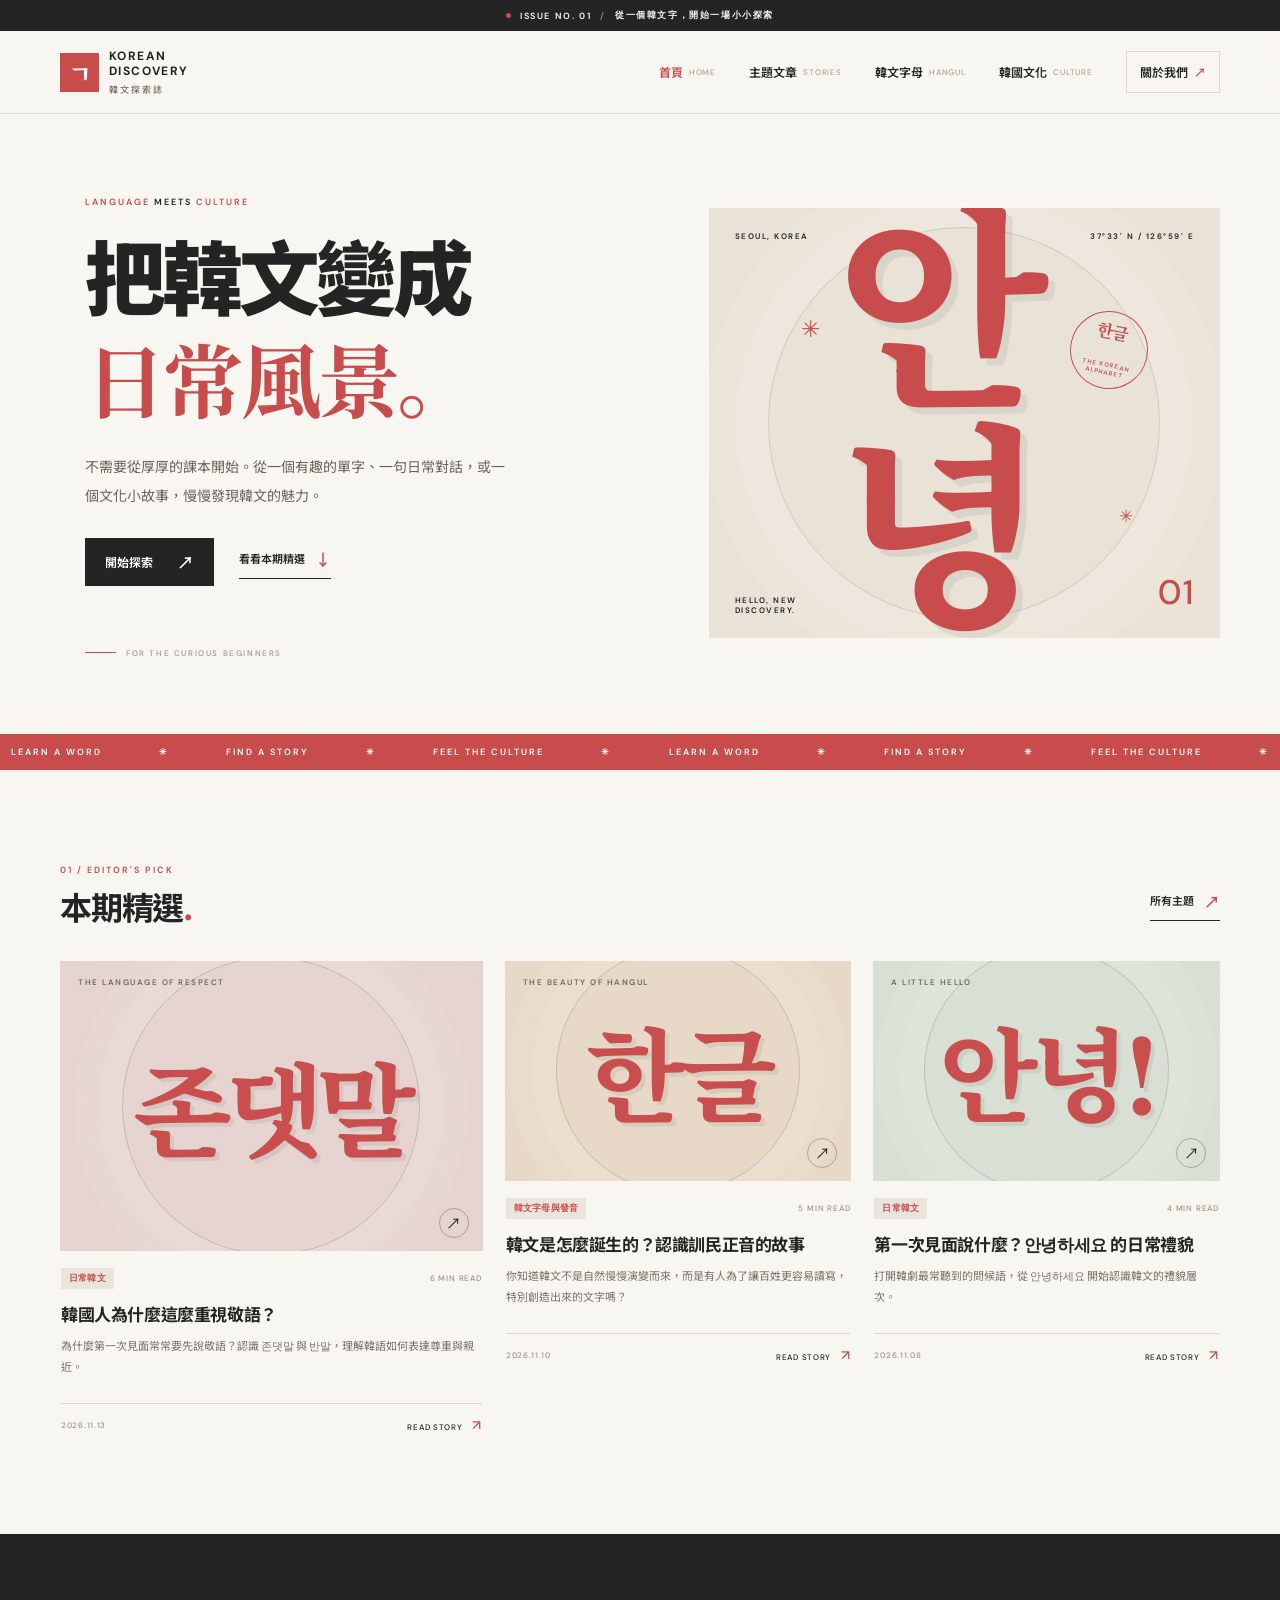
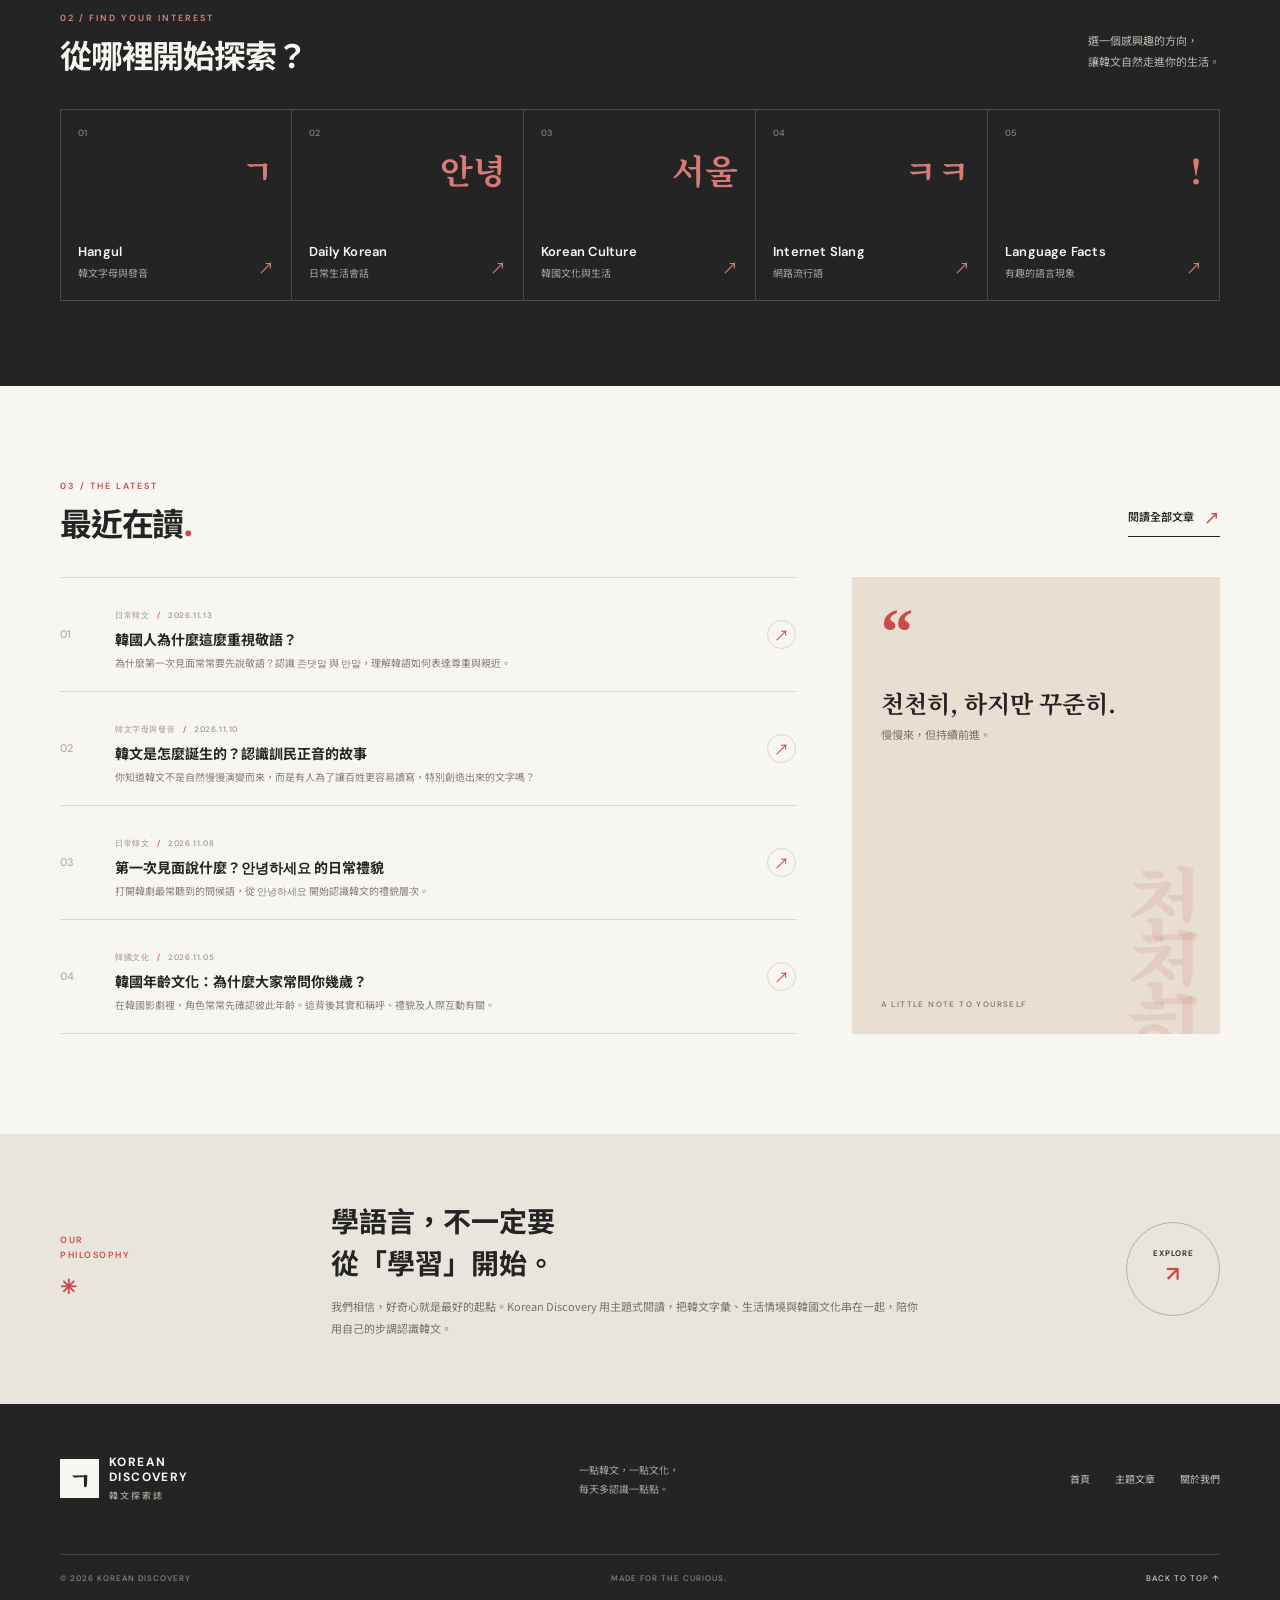
<file: index.html>
<!DOCTYPE html>
<html lang="zh-Hant">
<head>
  <meta charset="UTF-8">
  <meta name="viewport" content="width=device-width, initial-scale=1.0">
  <meta name="description" content="KOREAN DISCOVERY 韓文探索誌：用有趣的主題認識韓文與韓國文化。">
  <meta name="theme-color" content="#F8F6F0">
  <title>KOREAN DISCOVERY｜把韓文變成日常風景</title>
  <link rel="preconnect" href="https://fonts.googleapis.com">
  <link rel="preconnect" href="https://fonts.gstatic.com" crossorigin>
  <link href="https://fonts.googleapis.com/css2?family=DM+Sans:wght@400;500;600;700&family=Noto+Sans+TC:wght@400;500;600;700;900&family=Noto+Serif+KR:wght@500;600;700;800&display=swap" rel="stylesheet">
  <link rel="stylesheet" href="css/style.css">
  <script src="js/articles.js" defer></script>
  <script src="js/main.js" defer></script>
</head>
<body data-page="home">
  <div class="announcement"><span class="announcement-dot"></span> ISSUE NO. 01 <span class="announcement-divider">/</span> 從一個韓文字，開始一場小小探索</div>
  <header class="site-header">
    <div class="container nav-wrap">
      <a class="brand" href="index.html" aria-label="Korean Discovery 首頁">
        <span class="brand-mark">ㄱ</span>
        <span class="brand-word">KOREAN <b>DISCOVERY</b><small>韓文探索誌</small></span>
      </a>
      <button class="menu-toggle" type="button" aria-label="開啟選單" aria-expanded="false"><span></span><span></span></button>
      <nav class="main-nav" aria-label="主要導覽">
        <a class="active" href="index.html">首頁 <i>HOME</i></a>
        <a href="articles.html">主題文章 <i>STORIES</i></a>
        <a href="articles.html?category=Hangul">韓文字母 <i>HANGUL</i></a>
        <a href="articles.html?category=Korean%20Culture">韓國文化 <i>CULTURE</i></a>
        <a class="nav-about" href="#about">關於我們 <span>↗</span></a>
      </nav>
    </div>
  </header>

  <main>
    <section class="hero-section">
      <div class="container hero-grid">
        <div class="hero-copy">
          <p class="eyebrow"><span>LANGUAGE</span> MEETS <span>CULTURE</span></p>
          <h1>把韓文變成<br><em>日常風景。</em></h1>
          <p class="hero-description">不需要從厚厚的課本開始。從一個有趣的單字、一句日常對話，或一個文化小故事，慢慢發現韓文的魅力。</p>
          <div class="hero-actions">
            <a class="button button-dark" href="articles.html">開始探索 <span>↗</span></a>
            <a class="text-link" href="#featured">看看本期精選 <span>↓</span></a>
          </div>
          <div class="hero-note"><span class="note-line"></span><span>FOR THE CURIOUS BEGINNERS</span></div>
        </div>
        <div class="hero-art" aria-label="韓文探索誌主視覺">
          <div class="hero-art-top"><span>SEOUL, KOREA</span><span>37°33' N / 126°59' E</span></div>
          <div class="hero-hangul">안녕</div>
          <div class="hero-art-stamp">한글<br><small>THE KOREAN<br>ALPHABET</small></div>
          <div class="hero-art-bottom"><span>HELLO, NEW<br>DISCOVERY.</span><span class="hero-art-number">01</span></div>
          <span class="hero-sparkle sparkle-one">✳</span><span class="hero-sparkle sparkle-two">✳</span>
        </div>
      </div>
      <div class="hero-ticker"><div class="ticker-track"><span>LEARN A WORD</span> ✳ <span>FIND A STORY</span> ✳ <span>FEEL THE CULTURE</span> ✳ <span>LEARN A WORD</span> ✳ <span>FIND A STORY</span> ✳ <span>FEEL THE CULTURE</span> ✳</div></div>
    </section>

    <section class="section container" id="featured">
      <div class="section-heading">
        <div><p class="eyebrow">01 / EDITOR'S PICK</p><h2>本期精選<span class="heading-period">.</span></h2></div>
        <a class="text-link" href="articles.html">所有主題 <span>↗</span></a>
      </div>
      <div id="featured-articles" class="featured-grid" aria-live="polite"></div>
    </section>

    <section class="category-band">
      <div class="container">
        <div class="section-heading section-heading-light">
          <div><p class="eyebrow">02 / FIND YOUR INTEREST</p><h2>從哪裡開始探索？</h2></div>
          <p class="category-intro">選一個感興趣的方向，<br>讓韓文自然走進你的生活。</p>
        </div>
        <div class="category-grid">
          <a class="category-tile" href="articles.html?category=Hangul"><span class="category-index">01</span><span class="category-symbol">ㄱ</span><span class="category-name">Hangul</span><span class="category-desc">韓文字母與發音</span><span class="category-arrow">↗</span></a>
          <a class="category-tile" href="articles.html?category=Daily%20Korean"><span class="category-index">02</span><span class="category-symbol">안녕</span><span class="category-name">Daily Korean</span><span class="category-desc">日常生活會話</span><span class="category-arrow">↗</span></a>
          <a class="category-tile" href="articles.html?category=Korean%20Culture"><span class="category-index">03</span><span class="category-symbol">서울</span><span class="category-name">Korean Culture</span><span class="category-desc">韓國文化與生活</span><span class="category-arrow">↗</span></a>
          <a class="category-tile" href="articles.html?category=Internet%20Slang"><span class="category-index">04</span><span class="category-symbol">ㅋㅋ</span><span class="category-name">Internet Slang</span><span class="category-desc">網路流行語</span><span class="category-arrow">↗</span></a>
          <a class="category-tile" href="articles.html?category=Language%20Facts"><span class="category-index">05</span><span class="category-symbol">!</span><span class="category-name">Language Facts</span><span class="category-desc">有趣的語言現象</span><span class="category-arrow">↗</span></a>
        </div>
      </div>
    </section>

    <section class="section container latest-section">
      <div class="section-heading">
        <div><p class="eyebrow">03 / THE LATEST</p><h2>最近在讀<span class="heading-period">.</span></h2></div>
        <a class="text-link" href="articles.html">閱讀全部文章 <span>↗</span></a>
      </div>
      <div class="latest-layout">
        <div id="latest-articles" class="latest-list" aria-live="polite"></div>
        <aside class="quote-card">
          <span class="quote-mark">“</span>
          <p class="quote-korean">천천히, 하지만 꾸준히.</p>
          <p class="quote-translation">慢慢來，但持續前進。</p>
          <span class="quote-caption">A LITTLE NOTE TO YOURSELF</span>
          <div class="quote-decoration">천<br>천<br>히</div>
        </aside>
      </div>
    </section>

    <section class="about-strip" id="about">
      <div class="container about-inner">
        <div class="about-label">OUR<br>PHILOSOPHY <span>✳</span></div>
        <div><h2>學語言，不一定要<br>從「學習」開始。</h2><p>我們相信，好奇心就是最好的起點。Korean Discovery 用主題式閱讀，把韓文字彙、生活情境與韓國文化串在一起，陪你用自己的步調認識韓文。</p></div>
        <a class="round-link" href="articles.html" aria-label="探索所有文章">EXPLORE<br><span>↗</span></a>
      </div>
    </section>
  </main>

  <footer class="site-footer">
    <div class="container footer-main">
      <a class="brand brand-footer" href="index.html"><span class="brand-mark">ㄱ</span><span class="brand-word">KOREAN <b>DISCOVERY</b><small>韓文探索誌</small></span></a>
      <p>一點韓文，一點文化，<br>每天多認識一點點。</p>
      <div class="footer-links"><a href="index.html">首頁</a><a href="articles.html">主題文章</a><a href="#about">關於我們</a></div>
    </div>
    <div class="container footer-bottom"><span>© 2026 KOREAN DISCOVERY</span><span>MADE FOR THE CURIOUS.</span><a href="#top">BACK TO TOP ↑</a></div>
  </footer>
</body>
</html>
</file>
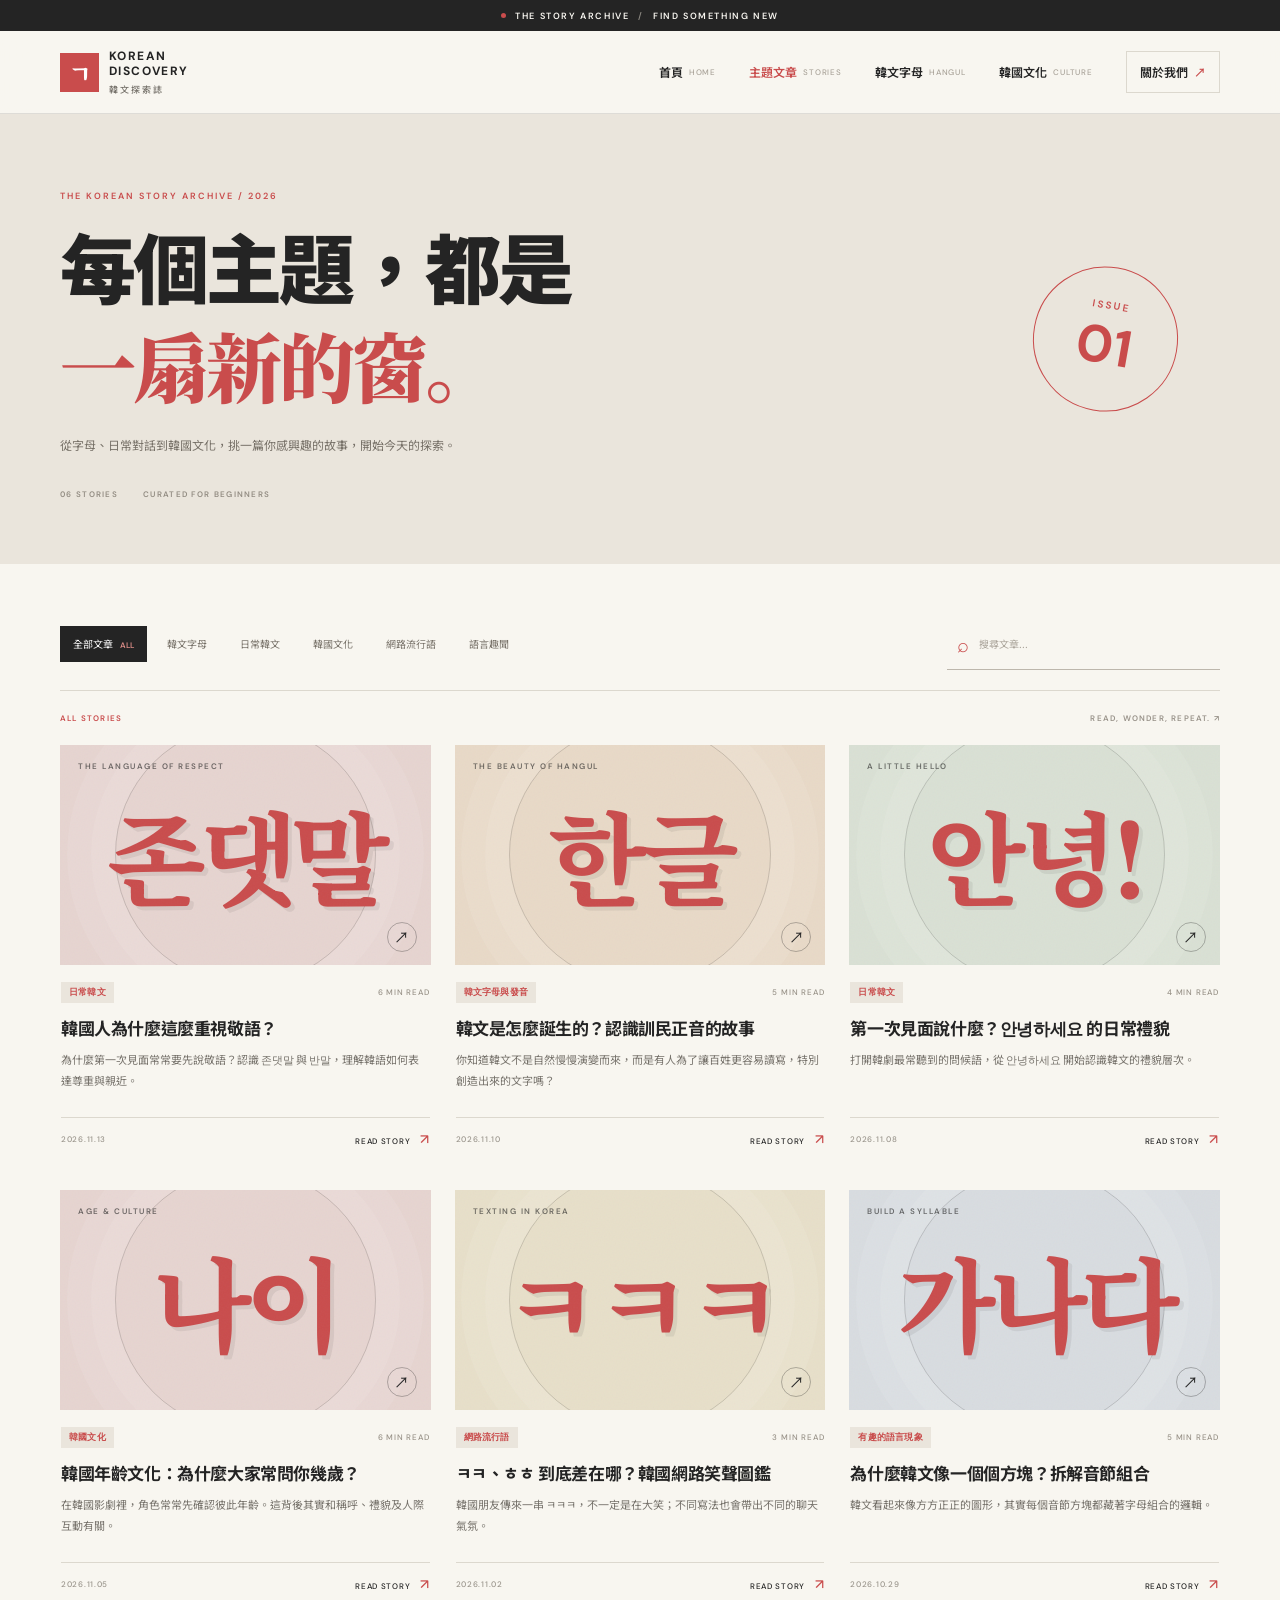
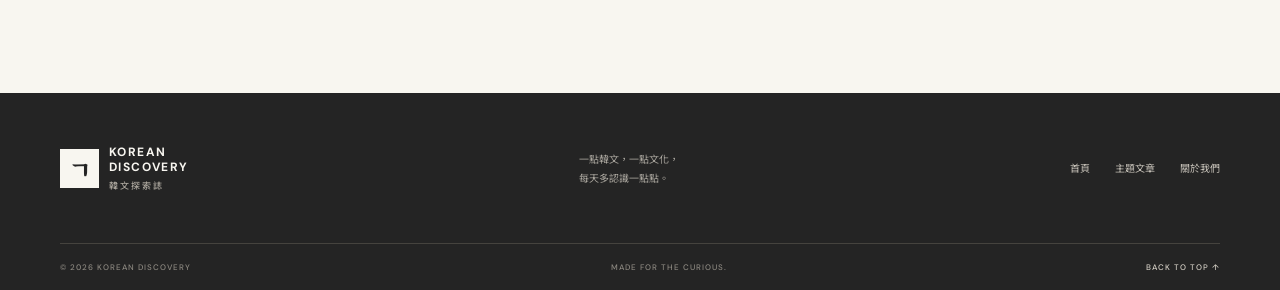
<file: articles.html>
<!DOCTYPE html>
<html lang="zh-Hant">
<head>
  <meta charset="UTF-8"><meta name="viewport" content="width=device-width, initial-scale=1.0">
  <meta name="description" content="瀏覽 KOREAN DISCOVERY 韓文探索誌的所有主題文章。">
  <meta name="theme-color" content="#F8F6F0">
  <title>主題文章｜KOREAN DISCOVERY</title>
  <link rel="preconnect" href="https://fonts.googleapis.com"><link rel="preconnect" href="https://fonts.gstatic.com" crossorigin>
  <link href="https://fonts.googleapis.com/css2?family=DM+Sans:wght@400;500;600;700&family=Noto+Sans+TC:wght@400;500;600;700;900&family=Noto+Serif+KR:wght@500;600;700;800&display=swap" rel="stylesheet">
  <link rel="stylesheet" href="css/style.css"><script src="js/articles.js" defer></script><script src="js/main.js" defer></script>
</head>
<body data-page="listing">
  <div class="announcement"><span class="announcement-dot"></span> THE STORY ARCHIVE <span class="announcement-divider">/</span> FIND SOMETHING NEW</div>
  <header class="site-header"><div class="container nav-wrap">
    <a class="brand" href="index.html"><span class="brand-mark">ㄱ</span><span class="brand-word">KOREAN <b>DISCOVERY</b><small>韓文探索誌</small></span></a>
    <button class="menu-toggle" type="button" aria-label="開啟選單" aria-expanded="false"><span></span><span></span></button>
    <nav class="main-nav" aria-label="主要導覽"><a href="index.html">首頁 <i>HOME</i></a><a class="active" href="articles.html">主題文章 <i>STORIES</i></a><a href="articles.html?category=Hangul">韓文字母 <i>HANGUL</i></a><a href="articles.html?category=Korean%20Culture">韓國文化 <i>CULTURE</i></a><a class="nav-about" href="index.html#about">關於我們 <span>↗</span></a></nav>
  </div></header>
  <main>
    <section class="listing-hero"><div class="container listing-hero-inner"><p class="eyebrow">THE KOREAN STORY ARCHIVE / 2026</p><h1>每個主題，都是<br><em>一扇新的窗。</em></h1><p>從字母、日常對話到韓國文化，挑一篇你感興趣的故事，開始今天的探索。</p><div class="listing-meta"><span id="article-count">05 STORIES</span><span>CURATED FOR BEGINNERS</span></div></div><div class="listing-hero-stamp">ISSUE<br><b>01</b></div></section>
    <section class="section container archive-section">
      <div class="archive-toolbar">
        <div class="filter-tabs" id="category-filters" aria-label="文章分類篩選">
          <button class="filter-button active" data-category="all" type="button">全部文章 <span>ALL</span></button>
          <button class="filter-button" data-category="Hangul" type="button">韓文字母</button>
          <button class="filter-button" data-category="Daily Korean" type="button">日常韓文</button>
          <button class="filter-button" data-category="Korean Culture" type="button">韓國文化</button>
          <button class="filter-button" data-category="Internet Slang" type="button">網路流行語</button>
          <button class="filter-button" data-category="Language Facts" type="button">語言趣聞</button>
        </div>
        <label class="search-box"><span>⌕</span><input id="article-search" type="search" placeholder="搜尋文章..." aria-label="搜尋文章"></label>
      </div>
      <div class="archive-result-line"><span id="result-label">ALL STORIES</span><span>READ, WONDER, REPEAT. ↗</span></div>
      <div class="article-grid" id="all-articles" aria-live="polite"></div>
      <div class="empty-state" id="empty-state" hidden><span>아직 없어요.</span><p>目前找不到符合條件的文章，試試其他關鍵字吧。</p><button class="button button-dark" id="clear-filters" type="button">清除篩選</button></div>
    </section>
  </main>
  <footer class="site-footer"><div class="container footer-main"><a class="brand brand-footer" href="index.html"><span class="brand-mark">ㄱ</span><span class="brand-word">KOREAN <b>DISCOVERY</b><small>韓文探索誌</small></span></a><p>一點韓文，一點文化，<br>每天多認識一點點。</p><div class="footer-links"><a href="index.html">首頁</a><a href="articles.html">主題文章</a><a href="index.html#about">關於我們</a></div></div><div class="container footer-bottom"><span>© 2026 KOREAN DISCOVERY</span><span>MADE FOR THE CURIOUS.</span><a href="#">BACK TO TOP ↑</a></div></footer>
</body>
</html>
</file>
<file: css/style.css>
/* KOREAN DISCOVERY｜Shared Design System */
:root {
  --paper: #F8F6F0;
  --ink: #242424;
  --red: #C94C4C;
  --soft: #EFEDE7;
  --muted: #77736c;
  --line: #dcd8ce;
  --serif: "Noto Serif KR", "Noto Sans TC", serif;
  --sans: "Noto Sans TC", sans-serif;
  --latin: "DM Sans", sans-serif;
  --content: 1160px;
}
* { box-sizing: border-box; }
html { scroll-behavior: smooth; scroll-padding-top: 100px; }
body { margin: 0; background: var(--paper); color: var(--ink); font-family: var(--sans); font-size: 15px; line-height: 1.8; -webkit-font-smoothing: antialiased; }
a { color: inherit; text-decoration: none; }
button, input { font: inherit; }
button { color: inherit; }
.container { width: min(var(--content), calc(100% - 64px)); margin-inline: auto; }
.announcement { min-height: 31px; display: flex; align-items: center; justify-content: center; gap: 9px; background: var(--ink); color: #f8f6f0; font: 600 9px var(--latin); letter-spacing: 1.6px; }
.announcement-dot { width: 5px; height: 5px; border-radius: 50%; background: var(--red); }
.announcement-divider { color: #8c8982; }
.site-header { position: sticky; z-index: 20; top: 0; background: rgba(248,246,240,.94); border-bottom: 1px solid rgba(36,36,36,.12); backdrop-filter: blur(14px); }
.nav-wrap { min-height: 82px; display: flex; align-items: center; justify-content: space-between; }
.brand { display: inline-flex; align-items: center; gap: 10px; flex-shrink: 0; }
.brand-mark { display: grid; place-items: center; width: 39px; height: 39px; background: var(--red); color: white; font: 800 25px var(--serif); }
.brand-word { display: flex; flex-direction: column; font: 700 12px/1.25 var(--latin); letter-spacing: 1.4px; }
.brand-word b { font-weight: 700; }
.brand-word small { margin-top: 4px; font: 500 9px var(--sans); letter-spacing: 2px; color: var(--muted); }
.main-nav { display: flex; align-items: center; gap: clamp(17px, 2.6vw, 37px); }
.main-nav > a { position: relative; display: flex; align-items: center; gap: 6px; font-size: 12px; font-weight: 600; transition: color .2s; }
.main-nav > a:hover, .main-nav > a.active { color: var(--red); }
.main-nav > a i { font: 500 8px var(--latin); letter-spacing: .8px; color: #aaa49a; font-style: normal; }
.main-nav .nav-about { padding: 9px 13px; border: 1px solid var(--line); }
.main-nav .nav-about span { color: var(--red); }
.menu-toggle { display: none; border: 0; background: transparent; padding: 10px; }
.menu-toggle span { display: block; width: 22px; height: 1px; margin: 5px; background: var(--ink); transition: transform .2s; }
.eyebrow { margin: 0 0 14px; font: 600 9px var(--latin); letter-spacing: 2px; color: var(--red); }
.hero-section { overflow: hidden; padding-top: 74px; }
.hero-grid { display: grid; grid-template-columns: 1fr .92fr; gap: 8%; align-items: center; padding-bottom: 76px; }
.hero-copy { padding: 8px 0 0 4.5%; }
.hero-copy .eyebrow { color: var(--ink); }
.hero-copy .eyebrow span { color: var(--red); }
.hero-copy h1 { margin: 0; font-size: clamp(48px, 6.3vw, 82px); font-weight: 900; letter-spacing: -4px; line-height: 1.28; }
.hero-copy h1 em { color: var(--red); font-style: normal; font-family: var(--serif); font-weight: 700; letter-spacing: -3px; }
.hero-description { max-width: 430px; margin: 23px 0 28px; color: #68645d; font-size: 14px; line-height: 2.05; }
.hero-actions { display: flex; align-items: center; gap: 25px; }
.button { display: inline-flex; align-items: center; justify-content: center; gap: 24px; min-height: 48px; padding: 0 20px; border: 0; cursor: pointer; font-size: 12px; font-weight: 600; transition: transform .2s, background .2s; }
.button:hover { transform: translateY(-2px); }
.button-dark { background: var(--ink); color: white; }
.button-dark:hover { background: var(--red); }
.button span { font-size: 17px; }
.text-link { display: inline-flex; align-items: center; gap: 10px; font-size: 11px; font-weight: 600; border-bottom: 1px solid var(--ink); padding-bottom: 4px; }
.text-link span { color: var(--red); font-size: 16px; }
.hero-note { display: flex; align-items: center; gap: 10px; margin-top: 62px; color: #9c978e; font: 500 8px var(--latin); letter-spacing: 1.6px; }
.note-line { width: 31px; height: 1px; background: var(--red); }
.hero-art { position: relative; min-height: 430px; overflow: hidden; padding: 23px 26px; background: #e9e3d7; color: var(--ink); display: flex; flex-direction: column; justify-content: space-between; isolation: isolate; }
.hero-art:before { content: ""; position: absolute; z-index: -1; width: 390px; height: 390px; border: 1px solid rgba(36,36,36,.13); border-radius: 50%; left: 50%; top: 50%; transform: translate(-50%,-50%); box-shadow: 0 0 0 32px rgba(255,255,255,.08), 0 0 0 64px rgba(255,255,255,.08); }
.hero-art-top, .hero-art-bottom { display: flex; justify-content: space-between; font: 600 8px var(--latin); letter-spacing: 1.5px; }
.hero-hangul { position: absolute; inset: 50% auto auto 50%; transform: translate(-50%,-54%); color: var(--red); font: 800 clamp(130px, 18vw, 220px)/1 var(--serif); letter-spacing: -17px; text-shadow: 7px 7px 0 rgba(36,36,36,.08); }
.hero-art-stamp { position: absolute; right: 14%; top: 24%; display: grid; place-items: center; width: 78px; height: 78px; border: 1px solid var(--red); border-radius: 50%; color: var(--red); text-align: center; font: 700 17px/1.1 var(--serif); transform: rotate(12deg); }
.hero-art-stamp small { font: 600 6px/1.3 var(--latin); letter-spacing: 1px; }
.hero-art-bottom { align-items: end; }
.hero-art-number { font: 500 34px var(--latin); color: var(--red); }
.hero-sparkle { position: absolute; color: var(--red); }
.sparkle-one { top: 23%; left: 18%; font-size: 23px; }
.sparkle-two { bottom: 25%; right: 17%; font-size: 17px; }
.hero-ticker { overflow: hidden; background: var(--red); color: white; white-space: nowrap; }
.ticker-track { display: flex; justify-content: space-around; align-items: center; gap: 35px; min-width: max-content; padding: 12px 0; font: 600 9px var(--latin); letter-spacing: 2px; }
.ticker-track span { display: inline-block; }
.section { padding-top: 94px; padding-bottom: 100px; }
.section-heading { display: flex; align-items: end; justify-content: space-between; margin-bottom: 32px; }
.section-heading .eyebrow { margin-bottom: 8px; }
.section-heading h2 { margin: 0; font-size: 32px; line-height: 1.4; letter-spacing: -1.2px; }
.heading-period { color: var(--red); }
.section-heading > .text-link { margin-bottom: 8px; }
.featured-grid { display: grid; grid-template-columns: 1.22fr 1fr 1fr; gap: 22px; align-items: start; }
.article-card { min-width: 0; }
.card-cover { position: relative; display: flex; align-items: center; justify-content: center; height: 220px; overflow: hidden; isolation: isolate; }
.article-card-featured .card-cover { height: 290px; }
.card-cover:before, .article-cover:before { content: ""; position: absolute; z-index: -1; width: 70%; aspect-ratio: 1; border: 1px solid rgba(36,36,36,.17); border-radius: 50%; box-shadow: 0 0 0 24px rgba(255,255,255,.08), 0 0 0 48px rgba(255,255,255,.08); }
.cover-hangul { background: #e8d9c7; }
.cover-hello { background: #d9e0d4; }
.cover-culture { background: #e6d4d0; }
.cover-slang { background: #e7dfc9; }
.cover-blocks { background: #d8dce0; }
.cover-kicker { position: absolute; top: 16px; left: 18px; z-index: 1; color: rgba(36,36,36,.62); font: 600 8px var(--latin); letter-spacing: 1.5px; }
.cover-visual-text { color: var(--red); font: 800 clamp(60px, 8vw, 105px)/1 var(--serif); letter-spacing: -7px; text-shadow: 4px 4px 0 rgba(36,36,36,.08); transition: transform .35s; }
.article-card:hover .cover-visual-text { transform: scale(1.08) rotate(-3deg); }
.cover-corner { position: absolute; right: 14px; bottom: 13px; display: grid; place-items: center; width: 30px; height: 30px; border: 1px solid rgba(36,36,36,.3); border-radius: 50%; font-size: 15px; }
.cover-grain { position: absolute; inset: 0; opacity: .12; pointer-events: none; background-image: url("data:image/svg+xml,%3Csvg viewBox='0 0 180 180' xmlns='http://www.w3.org/2000/svg'%3E%3Cfilter id='n'%3E%3CfeTurbulence type='fractalNoise' baseFrequency='.8' numOctaves='3' stitchTiles='stitch'/%3E%3C/filter%3E%3Crect width='100%25' height='100%25' filter='url(%23n)' opacity='.35'/%3E%3C/svg%3E"); }
.card-content { padding: 17px 1px 0; }
.card-meta { display: flex; justify-content: space-between; align-items: center; gap: 8px; color: #989288; font: 500 8px var(--latin); letter-spacing: .8px; }
.category-tag { display: inline-flex; align-items: center; width: fit-content; padding: 4px 8px; background: #eae5dc; color: var(--red); font-size: 9px; font-weight: 600; letter-spacing: .2px; }
.card-content h3 { margin: 12px 0 8px; font-size: 17px; line-height: 1.55; letter-spacing: -.4px; }
.card-content h3 a:hover, .latest-info h3 a:hover { color: var(--red); }
.card-content > p { min-height: 52px; margin: 0; color: #77736c; font-size: 11px; line-height: 1.9; }
.card-footer { display: flex; justify-content: space-between; align-items: center; margin-top: 16px; padding-top: 12px; border-top: 1px solid var(--line); color: #9a958c; font: 500 8px var(--latin); letter-spacing: .7px; }
.card-footer a { color: var(--ink); }
.card-footer a span { color: var(--red); margin-left: 7px; font-size: 14px; }
.category-band { padding: 78px 0 85px; background: var(--ink); color: var(--paper); }
.section-heading-light h2 { color: var(--paper); }
.section-heading-light .eyebrow { color: #d9827d; }
.category-intro { margin: 0 0 5px; color: #bcb8b0; font-size: 11px; line-height: 1.9; }
.category-grid { display: grid; grid-template-columns: repeat(5, 1fr); border-top: 1px solid #4b4944; border-bottom: 1px solid #4b4944; }
.category-tile { position: relative; min-height: 190px; display: flex; flex-direction: column; justify-content: end; padding: 18px 17px; border-right: 1px solid #4b4944; transition: background .2s; }
.category-tile:first-child { border-left: 1px solid #4b4944; }
.category-tile:hover { background: #30302e; }
.category-index { position: absolute; top: 17px; left: 17px; color: #88847d; font: 500 9px var(--latin); }
.category-symbol { position: absolute; top: 35px; right: 17px; color: #d77b76; font: 700 34px var(--serif); }
.category-name { font: 600 13px var(--latin); letter-spacing: .2px; }
.category-desc { margin-top: 4px; color: #a8a49d; font-size: 10px; }
.category-arrow { position: absolute; right: 17px; bottom: 18px; color: #d77b76; font-size: 16px; }
.latest-section { padding-top: 94px; }
.latest-layout { display: grid; grid-template-columns: 1.6fr .8fr; gap: 55px; }
.latest-list { border-top: 1px solid var(--line); }
.latest-item { display: grid; grid-template-columns: 38px 1fr 30px; gap: 17px; align-items: center; padding: 20px 0; border-bottom: 1px solid var(--line); }
.latest-number { color: #b3ada3; font: 500 11px var(--latin); }
.latest-category { color: #99938a; font: 500 8px var(--latin); letter-spacing: .6px; }
.latest-category i { margin: 0 5px; color: var(--red); font-style: normal; }
.latest-info h3 { margin: 4px 0; font-size: 14px; line-height: 1.5; }
.latest-info p { margin: 0; color: #858077; font-size: 10px; line-height: 1.7; }
.latest-arrow { display: grid; place-items: center; width: 29px; height: 29px; border: 1px solid var(--line); border-radius: 50%; color: var(--red); }
.quote-card { position: relative; min-height: 290px; overflow: hidden; padding: 29px; background: #e8dfd2; }
.quote-mark { color: var(--red); font: 700 65px/.8 Georgia, serif; }
.quote-korean { position: relative; z-index: 1; margin: 24px 0 5px; font: 700 24px var(--serif); }
.quote-translation { position: relative; z-index: 1; margin: 0; color: #777067; font-size: 11px; }
.quote-caption { position: absolute; left: 29px; bottom: 25px; color: #898176; font: 600 8px var(--latin); letter-spacing: 1.4px; }
.quote-decoration { position: absolute; right: 17px; bottom: -26px; color: rgba(201,76,76,.12); font: 800 80px/.8 var(--serif); }
.about-strip { padding: 65px 0; background: #eae5dc; }
.about-inner { display: grid; grid-template-columns: .7fr 2fr .5fr; align-items: center; gap: 30px; }
.about-label { color: var(--red); font: 600 9px/1.7 var(--latin); letter-spacing: 1.5px; }
.about-label span { display: block; margin-top: 7px; font-size: 20px; }
.about-inner h2 { margin: 0 0 12px; font-size: 28px; line-height: 1.5; }
.about-inner p { max-width: 590px; margin: 0; color: #777169; font-size: 11px; line-height: 2; }
.round-link { justify-self: end; display: grid; place-content: center; width: 94px; height: 94px; border: 1px solid #b9b1a5; border-radius: 50%; text-align: center; font: 600 8px/1.5 var(--latin); letter-spacing: 1px; transition: background .2s, color .2s; }
.round-link span { color: var(--red); font-size: 21px; }
.round-link:hover { background: var(--ink); color: white; }
.site-footer { background: var(--ink); color: var(--paper); }
.footer-main { min-height: 150px; display: flex; justify-content: space-between; align-items: center; gap: 30px; }
.brand-footer .brand-mark { background: var(--paper); color: var(--ink); }
.brand-footer .brand-word small { color: #a8a39a; }
.footer-main > p { margin: 0; color: #aaa69e; font-size: 10px; line-height: 1.9; }
.footer-links { display: flex; gap: 25px; color: #c7c2b9; font-size: 10px; }
.footer-links a:hover { color: white; }
.footer-bottom { min-height: 47px; display: flex; align-items: center; justify-content: space-between; border-top: 1px solid #45433e; color: #8c8880; font: 500 8px var(--latin); letter-spacing: 1px; }
.footer-bottom a { color: #d4cfc5; }

/* Article archive */
.listing-hero { position: relative; overflow: hidden; background: #eae5dc; }
.listing-hero-inner { position: relative; z-index: 1; padding-top: 76px; padding-bottom: 65px; }
.listing-hero h1 { margin: 0; font-size: clamp(48px, 6.2vw, 76px); font-weight: 900; letter-spacing: -3px; line-height: 1.3; }
.listing-hero h1 em { color: var(--red); font-family: var(--serif); font-style: normal; }
.listing-hero-inner > p:not(.eyebrow) { max-width: 450px; margin: 18px 0 32px; color: #777168; font-size: 12px; line-height: 2; }
.listing-meta { display: flex; gap: 25px; color: #938d83; font: 600 8px var(--latin); letter-spacing: 1.3px; }
.listing-hero-stamp { position: absolute; right: max(8%, calc((100vw - var(--content))/2)); top: 50%; transform: translateY(-50%) rotate(10deg); display: grid; place-content: center; width: 145px; height: 145px; border: 1px solid var(--red); border-radius: 50%; color: var(--red); text-align: center; font: 600 10px var(--latin); letter-spacing: 2px; }
.listing-hero-stamp b { font: 700 52px var(--latin); }
.archive-section { padding-top: 55px; }
.archive-toolbar { display: flex; justify-content: space-between; align-items: center; gap: 20px; padding-bottom: 20px; border-bottom: 1px solid var(--line); }
.filter-tabs { display: flex; flex-wrap: wrap; gap: 7px; }
.filter-button { padding: 8px 12px; border: 1px solid transparent; background: transparent; color: #777168; cursor: pointer; font-size: 10px; transition: .2s; }
.filter-button:hover, .filter-button.active { border-color: var(--ink); background: var(--ink); color: white; }
.filter-button span { margin-left: 5px; color: #d98b86; font: 600 8px var(--latin); }
.search-box { display: flex; align-items: center; gap: 8px; min-width: 175px; padding: 7px 10px; border-bottom: 1px solid #bdb7ac; color: var(--red); }
.search-box > span { font-size: 20px; }
.search-box input { width: 100%; border: 0; outline: 0; background: transparent; color: var(--ink); font-size: 10px; }
.search-box input::placeholder { color: #aaa49a; }
.archive-result-line { display: flex; justify-content: space-between; margin: 22px 0; color: #99938a; font: 600 8px var(--latin); letter-spacing: 1.2px; }
.archive-result-line span:first-child { color: var(--red); }
.article-grid { display: grid; grid-template-columns: repeat(3, 1fr); gap: 42px 24px; }
.article-grid .card-cover { height: 220px; }
.empty-state { padding: 75px 20px; text-align: center; }
.empty-state[hidden] { display: none; }
.empty-state > span { color: var(--red); font: 700 36px var(--serif); }
.empty-state p { margin: 5px 0 20px; color: var(--muted); font-size: 12px; }

/* Article detail */
.article-breadcrumb { display: flex; align-items: center; gap: 10px; padding-top: 25px; color: #99938a; font-size: 9px; }
.article-breadcrumb a:hover { color: var(--red); }
.article-header { display: flex; justify-content: center; text-align: center; padding-top: 50px; padding-bottom: 37px; }
.article-heading-copy { max-width: 790px; }
.article-heading-copy > .category-tag { margin-inline: auto; }
.article-issue { margin: 18px 0 10px; }
.article-header h1 { margin: 0; font-size: clamp(32px, 4vw, 48px); font-weight: 900; letter-spacing: -1.5px; line-height: 1.5; }
.article-subtitle { margin: 13px 0 20px; color: #777168; font-size: 13px; }
.article-byline { display: flex; justify-content: center; align-items: center; gap: 12px; color: #99938a; font: 500 8px var(--latin); letter-spacing: 1px; }
.article-byline i { width: 3px; height: 3px; border-radius: 50%; background: var(--red); }
.article-cover { position: relative; min-height: 390px; display: grid; place-items: center; overflow: hidden; isolation: isolate; }
.article-cover-word { color: var(--red); font: 800 clamp(110px, 20vw, 210px)/1 var(--serif); letter-spacing: -12px; text-shadow: 7px 7px 0 rgba(36,36,36,.08); }
.article-cover-caption { position: absolute; right: 22px; bottom: 18px; color: rgba(36,36,36,.55); font: 600 8px var(--latin); letter-spacing: 1.4px; }
.article-layout { display: grid; grid-template-columns: 190px minmax(0, 700px); justify-content: center; gap: 65px; padding-top: 65px; padding-bottom: 55px; }
.article-side-note { position: sticky; top: 120px; align-self: start; display: flex; flex-direction: column; gap: 12px; padding-top: 8px; }
.article-side-note span { margin-bottom: 7px; color: var(--red); font: 600 8px var(--latin); letter-spacing: 1.4px; }
.article-side-note a { color: #898379; font-size: 10px; }
.article-side-note a:hover { color: var(--red); }
.article-section { margin-bottom: 58px; scroll-margin-top: 120px; }
.article-section > .eyebrow { margin-bottom: 9px; }
.article-section h2 { margin: 0 0 22px; font-size: 27px; letter-spacing: -.7px; }
.article-section > p:not(.eyebrow), .knowledge-block p { color: #5f5b54; font-size: 13px; line-height: 2.2; }
.article-intro { padding: 30px 34px; background: #eee9df; border-left: 3px solid var(--red); }
.article-intro h2 { font-size: 22px; }
.article-intro > p:last-child { margin-bottom: 0; }
.knowledge-block { margin-top: 28px; }
.knowledge-block h3 { margin: 0 0 10px; font-size: 16px; }
.knowledge-block p { margin: 8px 0; }
.section-lead { margin-top: -12px; margin-bottom: 23px; color: #817b71 !important; font-size: 11px !important; }
.word-list { border-top: 1px solid var(--line); }
.korean-word { display: grid; grid-template-columns: 190px 1fr; gap: 20px; align-items: center; padding: 17px 14px; border-bottom: 1px solid var(--line); }
.word-main { display: flex; flex-direction: column; }
.word-main > span { color: var(--red); font: 700 25px var(--serif); }
.word-main small { color: #9b958b; font: 500 9px var(--latin); letter-spacing: .4px; }
.word-definition b { font-size: 12px; }
.word-definition p { margin: 2px 0 0; color: #898379; font-size: 10px; }
.examples-grid { display: grid; grid-template-columns: 1fr 1fr; gap: 12px; }
.example-box { padding: 20px; background: #eeebe4; }
.example-index { color: var(--red); font: 600 8px var(--latin); letter-spacing: 1.3px; }
.example-korean { margin: 17px 0 0; font: 700 20px var(--serif); }
.example-roman { margin: 3px 0 11px; color: #99938a; font: 500 9px var(--latin); }
.example-meaning { margin: 0; font-size: 12px; font-weight: 600; }
.example-usage { margin: 8px 0 0; color: #837d73; font-size: 10px; line-height: 1.8; }
.highlight-box { padding: 25px 30px; background: #e8dfd2; }
.highlight-label { color: var(--red); font: 600 8px var(--latin); letter-spacing: 1.4px; }
.highlight-box ol { margin: 14px 0 0; padding-left: 20px; }
.highlight-box li { padding: 5px 0 5px 5px; font-size: 12px; }
.highlight-box li::marker { color: var(--red); font: 600 11px var(--latin); }
.article-endnote { display: flex; align-items: center; gap: 20px; padding: 25px 0; border-top: 1px solid var(--line); border-bottom: 1px solid var(--line); }
.article-endnote > span { color: var(--red); font-size: 27px; }
.article-endnote p { margin: 0; color: #777168; font-size: 11px; line-height: 1.9; }
.related-section { padding: 65px 0 75px; background: #eeeae2; }
.related-grid { display: grid; grid-template-columns: repeat(2, 1fr); gap: 25px; max-width: 760px; }
.related-grid .card-cover { height: 180px; }
.article-back { padding-top: 0; padding-bottom: 50px; }
.loading-state, .not-found { min-height: 400px; display: flex; flex-direction: column; justify-content: center; align-items: center; text-align: center; color: var(--muted); }
.not-found h1 { color: var(--ink); font-size: 32px; }
.not-found .button { margin-top: 15px; }

@media (max-width: 900px) {
  .container { width: min(var(--content), calc(100% - 44px)); }
  .main-nav { gap: 15px; }
  .main-nav > a { font-size: 10px; }
  .main-nav > a i { display: none; }
  .hero-grid { gap: 5%; }
  .hero-art { min-height: 370px; }
  .featured-grid { gap: 15px; }
  .article-card-featured .card-cover { height: 240px; }
  .card-cover { height: 190px; }
  .category-tile { padding-inline: 12px; }
  .category-name { font-size: 11px; }
  .category-symbol { font-size: 27px; }
  .archive-toolbar { align-items: flex-start; flex-direction: column; }
  .article-layout { grid-template-columns: 145px minmax(0, 1fr); gap: 35px; }
}
@media (max-width: 680px) {
  .container { width: calc(100% - 38px); }
  .announcement { font-size: 8px; letter-spacing: 1px; }
  .nav-wrap { min-height: 68px; }
  .brand-mark { width: 34px; height: 34px; font-size: 22px; }
  .brand-word { font-size: 10px; }
  .menu-toggle { display: block; z-index: 2; }
  .menu-toggle[aria-expanded="true"] span:first-child { transform: translateY(3px) rotate(45deg); }
  .menu-toggle[aria-expanded="true"] span:last-child { transform: translateY(-3px) rotate(-45deg); }
  .main-nav { position: absolute; top: 68px; left: 0; right: 0; display: none; flex-direction: column; align-items: stretch; gap: 0; padding: 8px 19px 18px; background: var(--paper); border-bottom: 1px solid var(--line); box-shadow: 0 12px 20px rgba(36,36,36,.06); }
  .main-nav.nav-open { display: flex; }
  .main-nav > a { padding: 12px 4px; border-bottom: 1px solid var(--line); font-size: 12px; }
  .main-nav > a i { display: inline; }
  .main-nav .nav-about { margin-top: 9px; justify-content: space-between; border: 1px solid var(--line); padding: 10px 12px; }
  .hero-section { padding-top: 43px; }
  .hero-grid { grid-template-columns: 1fr; gap: 37px; padding-bottom: 45px; }
  .hero-copy { padding: 0; }
  .hero-copy h1 { font-size: clamp(48px, 13vw, 67px); letter-spacing: -2.5px; }
  .hero-description { max-width: 100%; margin: 15px 0 21px; font-size: 12px; }
  .hero-note { margin-top: 28px; }
  .hero-art { min-height: 300px; }
  .hero-hangul { font-size: 150px; }
  .hero-art-stamp { width: 65px; height: 65px; }
  .ticker-track { justify-content: flex-start; gap: 23px; }
  .section { padding-top: 62px; padding-bottom: 68px; }
  .section-heading { align-items: end; gap: 10px; margin-bottom: 22px; }
  .section-heading h2 { font-size: 25px; }
  .section-heading > .text-link { font-size: 9px; white-space: nowrap; }
  .featured-grid { grid-template-columns: 1fr; gap: 29px; }
  .article-card-featured .card-cover, .card-cover { height: 235px; }
  .card-content > p { min-height: 0; }
  .category-band { padding: 58px 0; }
  .section-heading-light { align-items: start; flex-direction: column; }
  .category-intro { margin-top: 2px; }
  .category-grid { grid-template-columns: 1fr 1fr; }
  .category-tile { min-height: 145px; border-bottom: 1px solid #4b4944; }
  .category-tile:nth-child(odd) { border-left: 1px solid #4b4944; }
  .category-tile:nth-child(even) { border-right: 1px solid #4b4944; }
  .category-tile:last-child { grid-column: span 2; min-height: 125px; }
  .category-symbol { top: 27px; font-size: 29px; }
  .latest-layout { grid-template-columns: 1fr; gap: 27px; }
  .latest-item { grid-template-columns: 25px 1fr 28px; gap: 10px; padding: 16px 0; }
  .latest-info h3 { font-size: 12px; }
  .latest-info p { font-size: 9px; }
  .quote-card { min-height: 230px; }
  .about-strip { padding: 48px 0; }
  .about-inner { grid-template-columns: 1fr auto; gap: 15px; }
  .about-label { grid-column: 1 / -1; }
  .about-label span { display: inline; margin-left: 5px; }
  .about-inner h2 { font-size: 23px; }
  .about-inner p { font-size: 10px; }
  .round-link { width: 75px; height: 75px; }
  .footer-main { min-height: 0; padding-top: 35px; padding-bottom: 28px; flex-wrap: wrap; }
  .footer-main > p { margin-left: auto; }
  .footer-links { width: 100%; padding-top: 17px; border-top: 1px solid #45433e; gap: 22px; }
  .footer-bottom { min-height: 55px; flex-wrap: wrap; gap: 5px 15px; padding-block: 12px; font-size: 7px; }
  .listing-hero-inner { padding-top: 53px; padding-bottom: 48px; }
  .listing-hero h1 { font-size: clamp(43px, 12vw, 60px); letter-spacing: -2px; }
  .listing-hero-inner > p:not(.eyebrow) { max-width: 78%; font-size: 10px; }
  .listing-hero-stamp { right: 18px; top: 25px; transform: rotate(10deg); width: 72px; height: 72px; font-size: 7px; }
  .listing-hero-stamp b { font-size: 25px; }
  .archive-section { padding-top: 35px; }
  .archive-toolbar { gap: 13px; }
  .filter-tabs { gap: 5px; }
  .filter-button { padding: 7px 9px; font-size: 9px; }
  .search-box { width: 100%; }
  .article-grid { grid-template-columns: 1fr; gap: 30px; }
  .article-grid .card-cover { height: 230px; }
  .article-breadcrumb { padding-top: 17px; font-size: 8px; }
  .article-header { padding-top: 38px; padding-bottom: 25px; }
  .article-header h1 { font-size: 29px; line-height: 1.5; }
  .article-subtitle { font-size: 11px; }
  .article-cover { min-height: 250px; }
  .article-cover-word { font-size: 125px; }
  .article-layout { display: block; padding-top: 35px; padding-bottom: 30px; }
  .article-side-note { position: static; flex-direction: row; flex-wrap: wrap; gap: 8px 15px; margin-bottom: 30px; padding: 12px 0; border-top: 1px solid var(--line); border-bottom: 1px solid var(--line); }
  .article-side-note span { width: 100%; margin: 0; }
  .article-section { margin-bottom: 43px; }
  .article-section h2 { font-size: 23px; }
  .article-section > p:not(.eyebrow), .knowledge-block p { font-size: 11px; }
  .article-intro { padding: 23px 20px; }
  .article-intro h2 { font-size: 19px; }
  .korean-word { grid-template-columns: 120px 1fr; gap: 10px; padding: 14px 7px; }
  .word-main > span { font-size: 21px; }
  .word-definition b { font-size: 10px; }
  .word-definition p { font-size: 9px; }
  .examples-grid { grid-template-columns: 1fr; }
  .example-box { padding: 17px; }
  .highlight-box { padding: 21px; }
  .highlight-box li { font-size: 10px; }
  .related-section { padding: 48px 0; }
  .related-grid { grid-template-columns: 1fr; }
  .related-grid .card-cover { height: 210px; }
}
</file>
